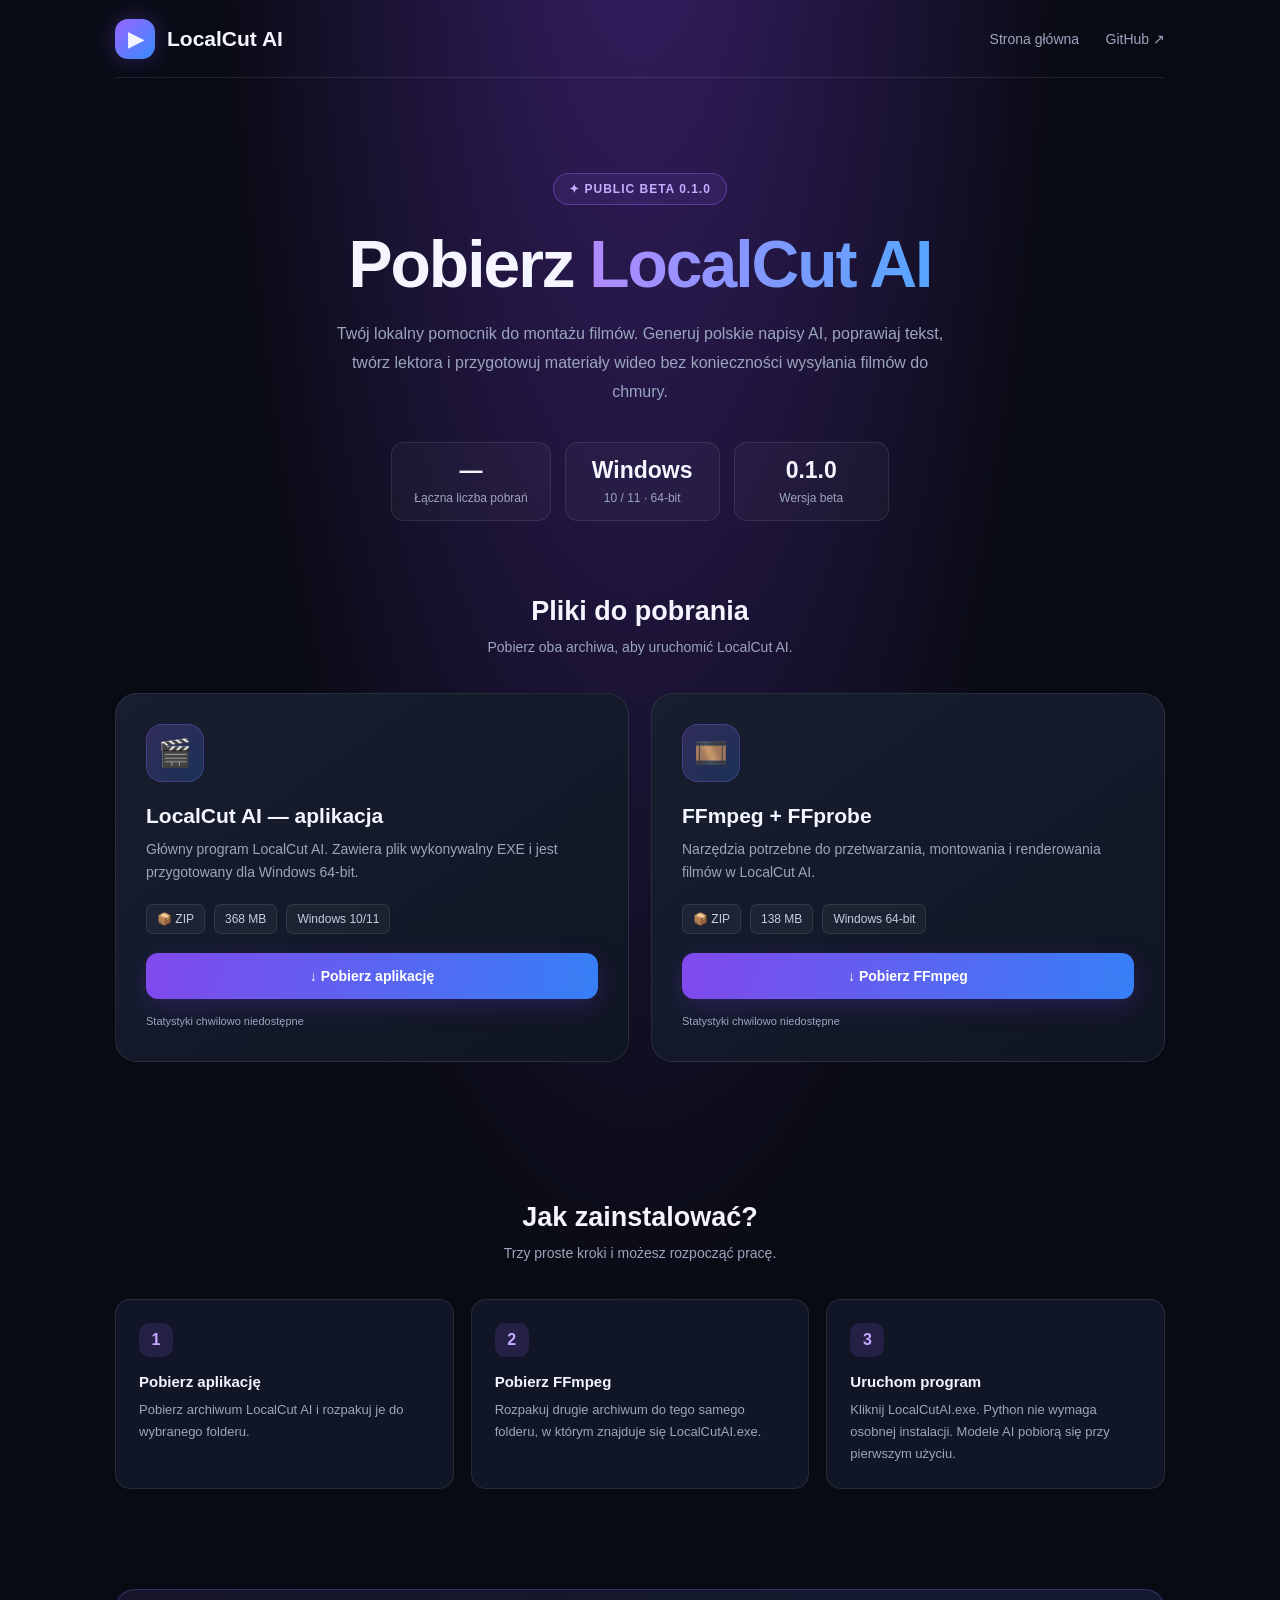
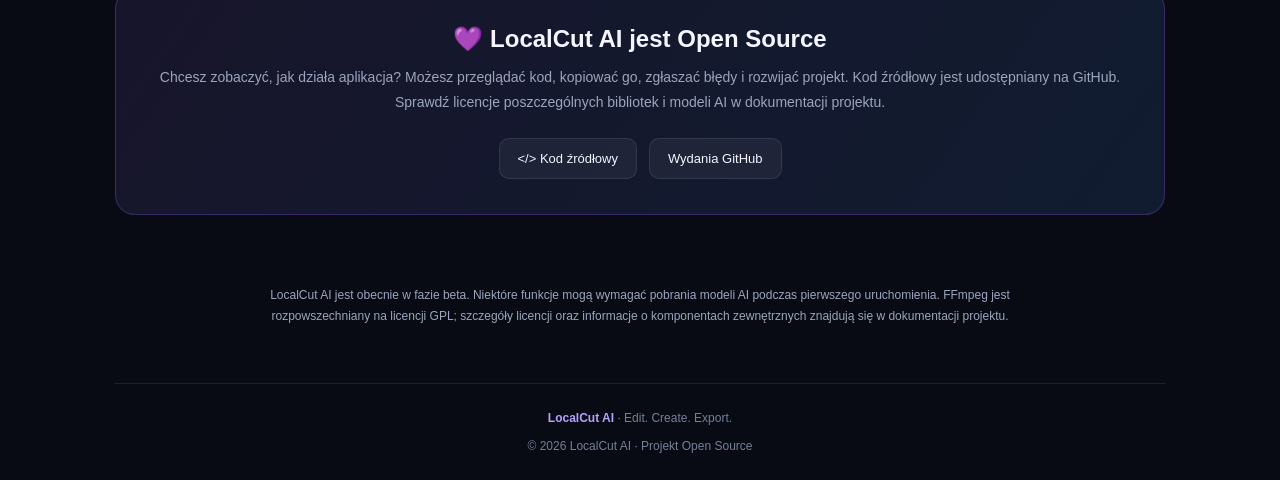
<file: downloads.html>
<!DOCTYPE html>
<html lang="pl">
<head>
<meta charset="UTF-8">
<meta name="viewport" content="width=device-width, initial-scale=1.0">
<meta name="theme-color" content="#090b14">
<title>Pobierz LocalCut AI BETA</title>
<meta name="description" content="Pobierz LocalCut AI — lokalny program do montażu filmów, automatycznych napisów i lektora AI.">

<style>
:root {
    --bg: #090b14;
    --panel: #111626;
    --panel2: #171e30;
    --text: #f4f5ff;
    --muted: #9ba5bd;
    --purple: #9865ff;
    --blue: #388bff;
    --border: rgba(255,255,255,.09);
}

* {
    box-sizing: border-box;
    margin: 0;
    padding: 0;
}

body {
    font-family: Inter, "Segoe UI", Arial, sans-serif;
    background:
        radial-gradient(ellipse at 50% -15%, #39206a 0%, transparent 48%),
        var(--bg);
    color: var(--text);
    min-height: 100vh;
    overflow-x: hidden;
}

a {
    color: inherit;
    text-decoration: none;
}

.container {
    width: min(1050px, 92%);
    margin: auto;
}

nav {
    height: 78px;
    display: flex;
    align-items: center;
    justify-content: space-between;
    border-bottom: 1px solid var(--border);
}

.brand {
    display: flex;
    align-items: center;
    gap: 12px;
    font-weight: 800;
    font-size: 21px;
}

.logo {
    width: 40px;
    height: 40px;
    border-radius: 13px;
    background: linear-gradient(135deg, var(--purple), var(--blue));
    display: grid;
    place-items: center;
    box-shadow: 0 0 25px #7954ff55;
    font-size: 20px;
}

.nav-link {
    color: var(--muted);
    font-size: 14px;
    margin-left: 22px;
    transition: .2s;
}

.nav-link:hover {
    color: white;
}

.hero {
    text-align: center;
    padding: 95px 0 55px;
    animation: appear .8s ease both;
}

.badge {
    display: inline-block;
    padding: 8px 15px;
    border: 1px solid #9665ff66;
    background: #9865ff19;
    color: #c6acff;
    border-radius: 30px;
    font-size: 12px;
    font-weight: 800;
    letter-spacing: 1px;
    margin-bottom: 24px;
}

h1 {
    font-size: clamp(38px, 7vw, 66px);
    line-height: 1.08;
    letter-spacing: -2px;
    margin-bottom: 20px;
}

.gradient {
    background: linear-gradient(90deg, #b18aff, #55a5ff);
    -webkit-background-clip: text;
    background-clip: text;
    color: transparent;
}

.hero p {
    color: var(--muted);
    max-width: 620px;
    margin: auto;
    line-height: 1.8;
    font-size: 16px;
}

.stats {
    margin: 35px auto 0;
    display: flex;
    justify-content: center;
    gap: 14px;
    flex-wrap: wrap;
}

.stat {
    background: #ffffff08;
    border: 1px solid var(--border);
    padding: 14px 22px;
    border-radius: 13px;
    min-width: 155px;
}

.stat strong {
    display: block;
    font-size: 23px;
    margin-bottom: 4px;
}

.stat span {
    color: var(--muted);
    font-size: 12px;
}

.download-section {
    padding: 20px 0 80px;
}

.section-title {
    text-align: center;
    font-size: 27px;
    margin-bottom: 12px;
}

.section-description {
    text-align: center;
    color: var(--muted);
    font-size: 14px;
    margin-bottom: 38px;
}

.download-grid {
    display: grid;
    grid-template-columns: repeat(2, minmax(0, 1fr));
    gap: 22px;
}

.download-card {
    background: linear-gradient(145deg, #171e30, #101522);
    border: 1px solid var(--border);
    border-radius: 22px;
    padding: 30px;
    position: relative;
    overflow: hidden;
    transition: .3s;
}

.download-card:hover {
    transform: translateY(-6px);
    border-color: #9665ff99;
    box-shadow: 0 15px 45px #0005;
}

.card-icon {
    width: 58px;
    height: 58px;
    display: grid;
    place-items: center;
    background: linear-gradient(135deg, #9865ff33, #388bff33);
    border: 1px solid #9865ff44;
    border-radius: 16px;
    font-size: 27px;
    margin-bottom: 22px;
}

.download-card h3 {
    font-size: 21px;
    margin-bottom: 10px;
}

.download-card p {
    font-size: 14px;
    line-height: 1.7;
    color: var(--muted);
}

.file-info {
    display: flex;
    gap: 9px;
    flex-wrap: wrap;
    margin: 19px 0;
}

.file-info span {
    background: #ffffff0b;
    border: 1px solid var(--border);
    border-radius: 7px;
    padding: 7px 10px;
    color: #c5cce0;
    font-size: 12px;
}

.button {
    display: flex;
    justify-content: center;
    align-items: center;
    gap: 9px;
    width: 100%;
    padding: 15px 20px;
    border-radius: 12px;
    font-weight: 750;
    font-size: 14px;
    transition: .25s;
    cursor: pointer;
    border: none;
}

.primary {
    color: white;
    background: linear-gradient(100deg, #8149ed, #367ff5);
    box-shadow: 0 7px 24px #7548ff35;
}

.primary:hover {
    transform: translateY(-2px);
    box-shadow: 0 9px 32px #7548ff66;
}

.secondary {
    background: #ffffff0a;
    border: 1px solid var(--border);
    color: white;
}

.secondary:hover {
    background: #ffffff16;
}

.instructions {
    padding: 60px 0;
}

.steps {
    display: grid;
    grid-template-columns: repeat(3, 1fr);
    gap: 17px;
    margin-top: 30px;
}

.step {
    background: var(--panel);
    border: 1px solid var(--border);
    border-radius: 15px;
    padding: 23px;
}

.step-number {
    width: 34px;
    height: 34px;
    background: #9865ff25;
    color: #c7aaff;
    border-radius: 10px;
    display: grid;
    place-items: center;
    margin-bottom: 16px;
    font-weight: 800;
}

.step h3 {
    font-size: 15px;
    margin-bottom: 9px;
}

.step p {
    color: var(--muted);
    font-size: 13px;
    line-height: 1.7;
}

.source-box {
    margin: 40px 0 70px;
    padding: 35px;
    background: linear-gradient(125deg, #17152b, #111c30);
    border: 1px solid #9665ff44;
    border-radius: 20px;
    text-align: center;
}

.source-box h2 {
    margin-bottom: 12px;
}

.source-box p {
    color: var(--muted);
    font-size: 14px;
    line-height: 1.8;
    margin-bottom: 22px;
}

.source-links {
    display: flex;
    justify-content: center;
    gap: 12px;
    flex-wrap: wrap;
}

.source-links a {
    padding: 12px 18px;
    background: #ffffff0d;
    border: 1px solid var(--border);
    border-radius: 10px;
    font-size: 13px;
    transition: .2s;
}

.source-links a:hover {
    background: #ffffff19;
}

.notice {
    color: var(--muted);
    font-size: 12px;
    line-height: 1.8;
    text-align: center;
    max-width: 760px;
    margin: 0 auto 55px;
}

footer {
    border-top: 1px solid var(--border);
    padding: 27px 0;
    text-align: center;
    color: #758099;
    font-size: 12px;
}

footer strong {
    color: #b6a1ff;
}

@keyframes appear {
    from {
        opacity: 0;
        transform: translateY(20px);
    }
    to {
        opacity: 1;
        transform: translateY(0);
    }
}

@media (max-width: 700px) {
    .download-grid {
        grid-template-columns: 1fr;
    }

    .steps {
        grid-template-columns: 1fr;
    }

    .hero {
        padding-top: 65px;
    }

    h1 {
        letter-spacing: -1px;
    }

    .nav-link {
        margin-left: 10px;
        font-size: 12px;
    }

    .download-card {
        padding: 23px;
    }

    .source-box {
        padding: 25px 18px;
    }
}
</style>
</head>

<body>

<div class="container">

<nav>
    <a class="brand" href="index.html">
        <div class="logo">▶</div>
        LocalCut AI
    </a>

    <div>
        <a class="nav-link" href="index.html">Strona główna</a>
        <a class="nav-link" href="https://github.com/hzzZ1337/LocalCutAI" target="_blank" rel="noopener">GitHub ↗</a>
    </div>
</nav>

<header class="hero">
    <span class="badge">✦ PUBLIC BETA 0.1.0</span>

    <h1>
        Pobierz <span class="gradient">LocalCut AI</span>
    </h1>

    <p>
        Twój lokalny pomocnik do montażu filmów.
        Generuj polskie napisy AI, poprawiaj tekst,
        twórz lektora i przygotowuj materiały wideo
        bez konieczności wysyłania filmów do chmury.
    </p>

    <div class="stats">
        <div class="stat">
            <strong id="total-downloads">—</strong>
            <span>Łączna liczba pobrań</span>
        </div>

        <div class="stat">
            <strong>Windows</strong>
            <span>10 / 11 · 64-bit</span>
        </div>

        <div class="stat">
            <strong>0.1.0</strong>
            <span>Wersja beta</span>
        </div>
    </div>
</header>

<section class="download-section">

    <h2 class="section-title">Pliki do pobrania</h2>

    <p class="section-description">
        Pobierz oba archiwa, aby uruchomić LocalCut AI.
    </p>

    <div class="download-grid">

        <article class="download-card">
            <div class="card-icon">🎬</div>

            <h3>LocalCut AI — aplikacja</h3>

            <p>
                Główny program LocalCut AI.
                Zawiera plik wykonywalny EXE
                i jest przygotowany dla Windows 64-bit.
            </p>

            <div class="file-info">
                <span>📦 ZIP</span>
                <span>368 MB</span>
                <span>Windows 10/11</span>
            </div>

            <a class="button primary"
               id="app-download"
               href="https://github.com/hzzZ1337/LocalCutAI/releases/download/v0.1.0/LocalCutAI-App-Windows.zip">
                ↓ Pobierz aplikację
            </a>

            <p style="margin-top:13px;font-size:11px" id="app-downloads">
                Pobrania: sprawdzanie...
            </p>
        </article>

        <article class="download-card">
            <div class="card-icon">🎞️</div>

            <h3>FFmpeg + FFprobe</h3>

            <p>
                Narzędzia potrzebne do przetwarzania,
                montowania i renderowania filmów
                w LocalCut AI.
            </p>

            <div class="file-info">
                <span>📦 ZIP</span>
                <span>138 MB</span>
                <span>Windows 64-bit</span>
            </div>

            <a class="button primary"
               id="ffmpeg-download"
               href="https://github.com/hzzZ1337/LocalCutAI/releases/download/v0.1.0/LocalCutAI-FFmpeg-Windows.zip">
                ↓ Pobierz FFmpeg
            </a>

            <p style="margin-top:13px;font-size:11px" id="ffmpeg-downloads">
                Pobrania: sprawdzanie...
            </p>
        </article>

    </div>
</section>

<section class="instructions">
    <h2 class="section-title">Jak zainstalować?</h2>

    <p class="section-description">
        Trzy proste kroki i możesz rozpocząć pracę.
    </p>

    <div class="steps">

        <div class="step">
            <div class="step-number">1</div>
            <h3>Pobierz aplikację</h3>
            <p>
                Pobierz archiwum LocalCut AI
                i rozpakuj je do wybranego folderu.
            </p>
        </div>

        <div class="step">
            <div class="step-number">2</div>
            <h3>Pobierz FFmpeg</h3>
            <p>
                Rozpakuj drugie archiwum
                do tego samego folderu,
                w którym znajduje się LocalCutAI.exe.
            </p>
        </div>

        <div class="step">
            <div class="step-number">3</div>
            <h3>Uruchom program</h3>
            <p>
                Kliknij LocalCutAI.exe.
                Python nie wymaga osobnej instalacji.
                Modele AI pobiorą się przy pierwszym użyciu.
            </p>
        </div>

    </div>
</section>

<section class="source-box">
    <h2>💜 LocalCut AI jest Open Source</h2>

    <p>
        Chcesz zobaczyć, jak działa aplikacja?
        Możesz przeglądać kod, kopiować go,
        zgłaszać błędy i rozwijać projekt.
        Kod źródłowy jest udostępniany na GitHub.
        Sprawdź licencje poszczególnych bibliotek
        i modeli AI w dokumentacji projektu.
    </p>

    <div class="source-links">
        <a href="https://github.com/hzzZ1337/LocalCutAI"
           target="_blank" rel="noopener">
            &lt;/&gt; Kod źródłowy
        </a>

        <a href="https://github.com/hzzZ1337/LocalCutAI/releases"
           target="_blank" rel="noopener">
            Wydania GitHub
        </a>
    </div>
</section>

<p class="notice">
    LocalCut AI jest obecnie w fazie beta.
    Niektóre funkcje mogą wymagać pobrania modeli AI
    podczas pierwszego uruchomienia.
    FFmpeg jest rozpowszechniany na licencji GPL;
    szczegóły licencji oraz informacje o komponentach
    zewnętrznych znajdują się w dokumentacji projektu.
</p>

<footer>
    <strong>LocalCut AI</strong> · Edit. Create. Export.
    <br><br>
    © 2026 LocalCut AI · Projekt Open Source
</footer>

</div>

<script>
const OWNER = "hzzZ1337";
const REPOSITORY = "LocalCutAI";
const VERSION = "v0.1.0";

const FILES = {
    app: "LocalCutAI-App-Windows.zip",
    ffmpeg: "LocalCutAI-FFmpeg-Windows.zip"
};

const fallbackLinks = {
    app: `https://github.com/${OWNER}/${REPOSITORY}/releases/download/${VERSION}/${FILES.app}`,
    ffmpeg: `https://github.com/${OWNER}/${REPOSITORY}/releases/download/${VERSION}/${FILES.ffmpeg}`
};

async function updateDownloadStats() {
    const totalElement = document.getElementById("total-downloads");
    const appElement = document.getElementById("app-downloads");
    const ffmpegElement = document.getElementById("ffmpeg-downloads");

    try {
        const response = await fetch(
            `https://api.github.com/repos/${OWNER}/${REPOSITORY}/releases/tags/${VERSION}`,
            {
                headers: {
                    "Accept": "application/vnd.github+json"
                }
            }
        );

        if (!response.ok) {
            throw new Error("Nie znaleziono wydania");
        }

        const release = await response.json();

        const appAsset = release.assets.find(
            asset => asset.name === FILES.app
        );

        const ffmpegAsset = release.assets.find(
            asset => asset.name === FILES.ffmpeg
        );

        const appCount = appAsset ? appAsset.download_count : 0;
        const ffmpegCount = ffmpegAsset ? ffmpegAsset.download_count : 0;

        totalElement.textContent = (
            appCount + ffmpegCount
        ).toLocaleString("pl-PL");

        appElement.textContent =
            `Pobrania aplikacji: ${appCount.toLocaleString("pl-PL")}`;

        ffmpegElement.textContent =
            `Pobrania FFmpeg: ${ffmpegCount.toLocaleString("pl-PL")}`;

        // Użyj dokładnych adresów plików z wydania GitHub.
        if (appAsset) {
            document.getElementById("app-download").href =
                appAsset.browser_download_url;
        }

        if (ffmpegAsset) {
            document.getElementById("ffmpeg-download").href =
                ffmpegAsset.browser_download_url;
        }

    } catch (error) {
        totalElement.textContent = "—";
        appElement.textContent = "Statystyki chwilowo niedostępne";
        ffmpegElement.textContent = "Statystyki chwilowo niedostępne";

        console.warn("Nie udało się pobrać statystyk GitHub:", error);
    }
}

updateDownloadStats();
</script>

</body>
</html>
</file>
